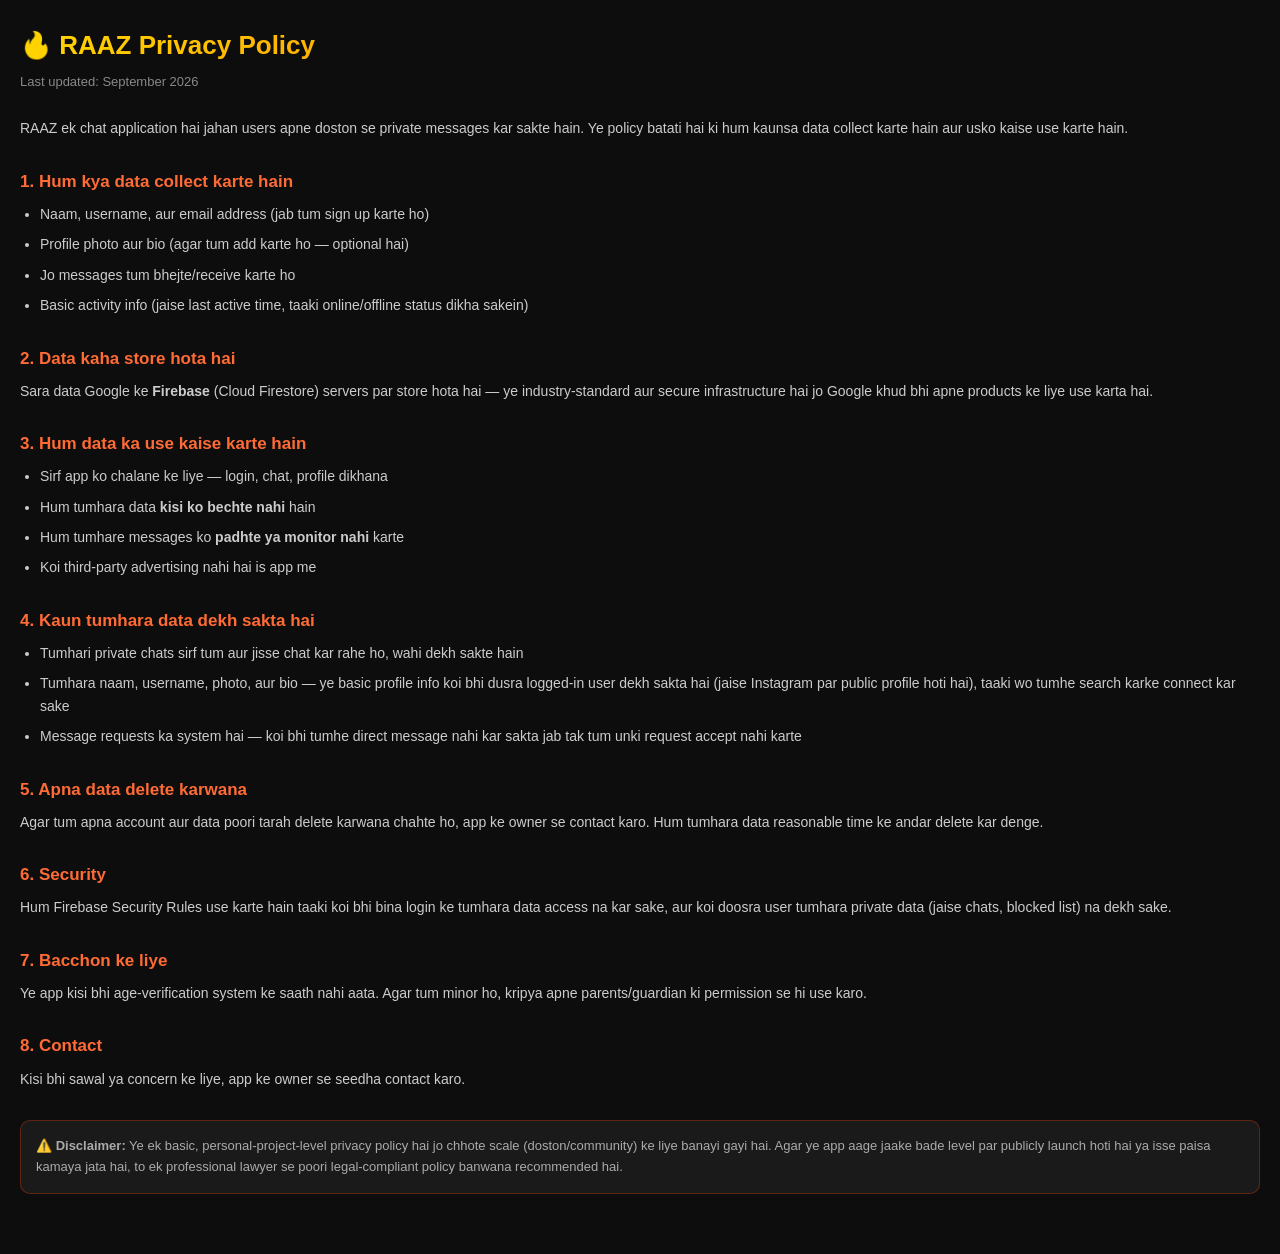
<file: privacy.html>
<!DOCTYPE html>
<html lang="hi">
<head>
<meta charset="UTF-8">
<meta name="viewport" content="width=device-width, initial-scale=1.0">
<title>Privacy Policy - RAAZ</title>
<style>
  * { box-sizing: border-box; margin: 0; padding: 0; font-family: 'Segoe UI', Arial, sans-serif; }
  body {
    background: #0d0d0d; color: #ddd; line-height: 1.6;
    padding: 25px 20px 60px;
  }
  h1 {
    background: linear-gradient(135deg, #FFD700, #FF4500);
    -webkit-background-clip: text; -webkit-text-fill-color: transparent;
    background-clip: text; font-size: 26px; margin-bottom: 5px;
  }
  .updated { color: #888; font-size: 13px; margin-bottom: 25px; }
  h2 {
    color: #FF6B35; font-size: 17px; margin-top: 28px; margin-bottom: 8px;
  }
  p, li { color: #ccc; font-size: 14px; margin-bottom: 8px; }
  ul { padding-left: 20px; margin-bottom: 10px; }
  .disclaimer {
    background: #1a1a1a; border: 1px solid rgba(255,69,0,0.3);
    border-radius: 10px; padding: 15px; margin-top: 30px; font-size: 13px; color: #aaa;
  }
  a { color: #FF6B35; }
</style>
</head>
<body>

  <h1>🔥 RAAZ Privacy Policy</h1>
  <p class="updated">Last updated: September 2026</p>

  <p>RAAZ ek chat application hai jahan users apne doston se private messages kar sakte hain. Ye policy batati hai ki hum kaunsa data collect karte hain aur usko kaise use karte hain.</p>

  <h2>1. Hum kya data collect karte hain</h2>
  <ul>
    <li>Naam, username, aur email address (jab tum sign up karte ho)</li>
    <li>Profile photo aur bio (agar tum add karte ho — optional hai)</li>
    <li>Jo messages tum bhejte/receive karte ho</li>
    <li>Basic activity info (jaise last active time, taaki online/offline status dikha sakein)</li>
  </ul>

  <h2>2. Data kaha store hota hai</h2>
  <p>Sara data Google ke <strong>Firebase</strong> (Cloud Firestore) servers par store hota hai — ye industry-standard aur secure infrastructure hai jo Google khud bhi apne products ke liye use karta hai.</p>

  <h2>3. Hum data ka use kaise karte hain</h2>
  <ul>
    <li>Sirf app ko chalane ke liye — login, chat, profile dikhana</li>
    <li>Hum tumhara data <strong>kisi ko bechte nahi</strong> hain</li>
    <li>Hum tumhare messages ko <strong>padhte ya monitor nahi</strong> karte</li>
    <li>Koi third-party advertising nahi hai is app me</li>
  </ul>

  <h2>4. Kaun tumhara data dekh sakta hai</h2>
  <ul>
    <li>Tumhari private chats sirf tum aur jisse chat kar rahe ho, wahi dekh sakte hain</li>
    <li>Tumhara naam, username, photo, aur bio — ye basic profile info koi bhi dusra logged-in user dekh sakta hai (jaise Instagram par public profile hoti hai), taaki wo tumhe search karke connect kar sake</li>
    <li>Message requests ka system hai — koi bhi tumhe direct message nahi kar sakta jab tak tum unki request accept nahi karte</li>
  </ul>

  <h2>5. Apna data delete karwana</h2>
  <p>Agar tum apna account aur data poori tarah delete karwana chahte ho, app ke owner se contact karo. Hum tumhara data reasonable time ke andar delete kar denge.</p>

  <h2>6. Security</h2>
  <p>Hum Firebase Security Rules use karte hain taaki koi bhi bina login ke tumhara data access na kar sake, aur koi doosra user tumhara private data (jaise chats, blocked list) na dekh sake.</p>

  <h2>7. Bacchon ke liye</h2>
  <p>Ye app kisi bhi age-verification system ke saath nahi aata. Agar tum minor ho, kripya apne parents/guardian ki permission se hi use karo.</p>

  <h2>8. Contact</h2>
  <p>Kisi bhi sawal ya concern ke liye, app ke owner se seedha contact karo.</p>

  <div class="disclaimer">
    ⚠️ <strong>Disclaimer:</strong> Ye ek basic, personal-project-level privacy policy hai jo chhote scale (doston/community) ke liye banayi gayi hai. Agar ye app aage jaake bade level par publicly launch hoti hai ya isse paisa kamaya jata hai, to ek professional lawyer se poori legal-compliant policy banwana recommended hai.
  </div>

</body>
</html>
</file>
